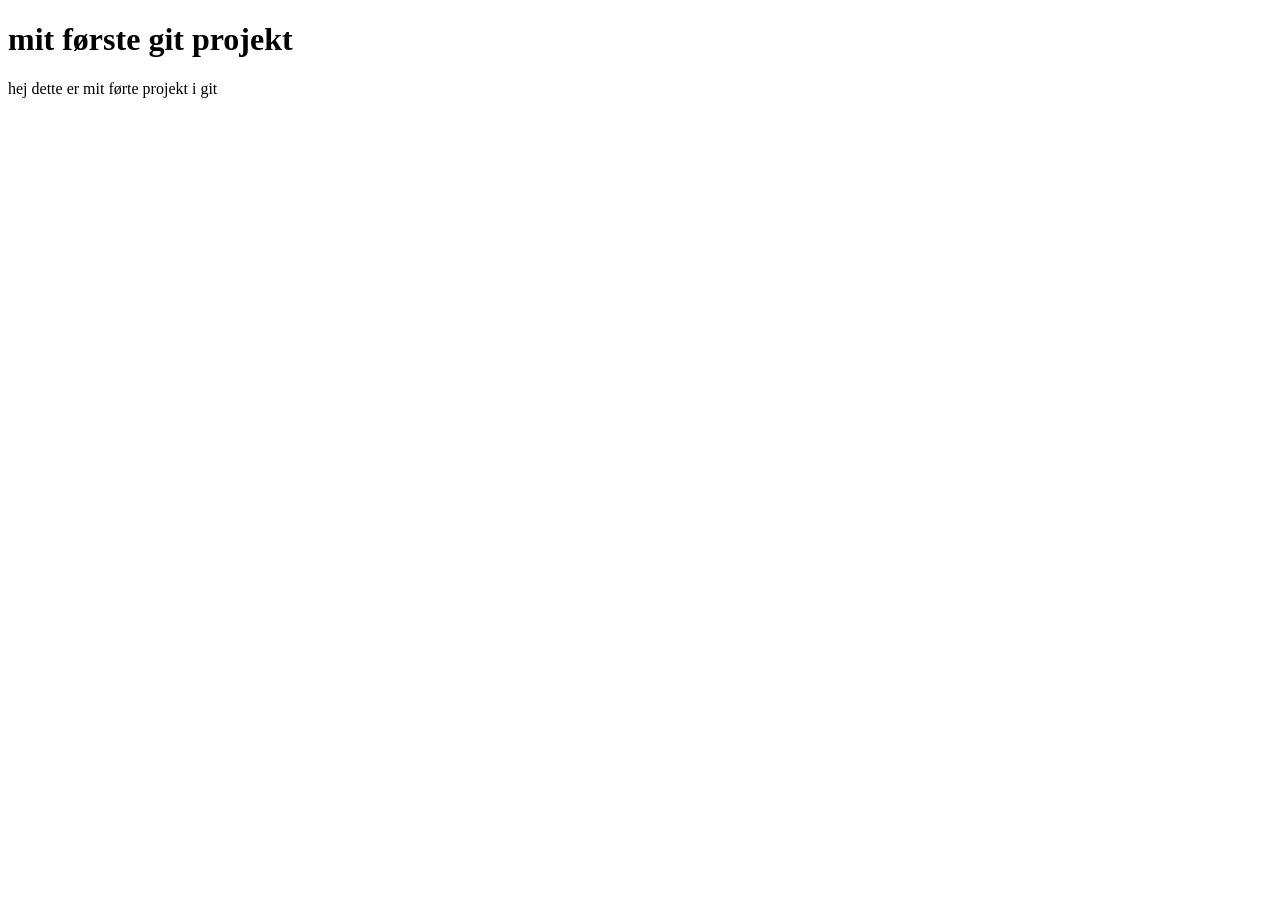
<file: index.html>
<!DOCTYPE html>
<html lang="en">
<head>
    <meta charset="UTF-8">
    <title>Title</title>
</head>
<body>
<h1>mit første git projekt</h1>

<p>hej dette er mit førte projekt i git</p>

</body>
</html>
</file>
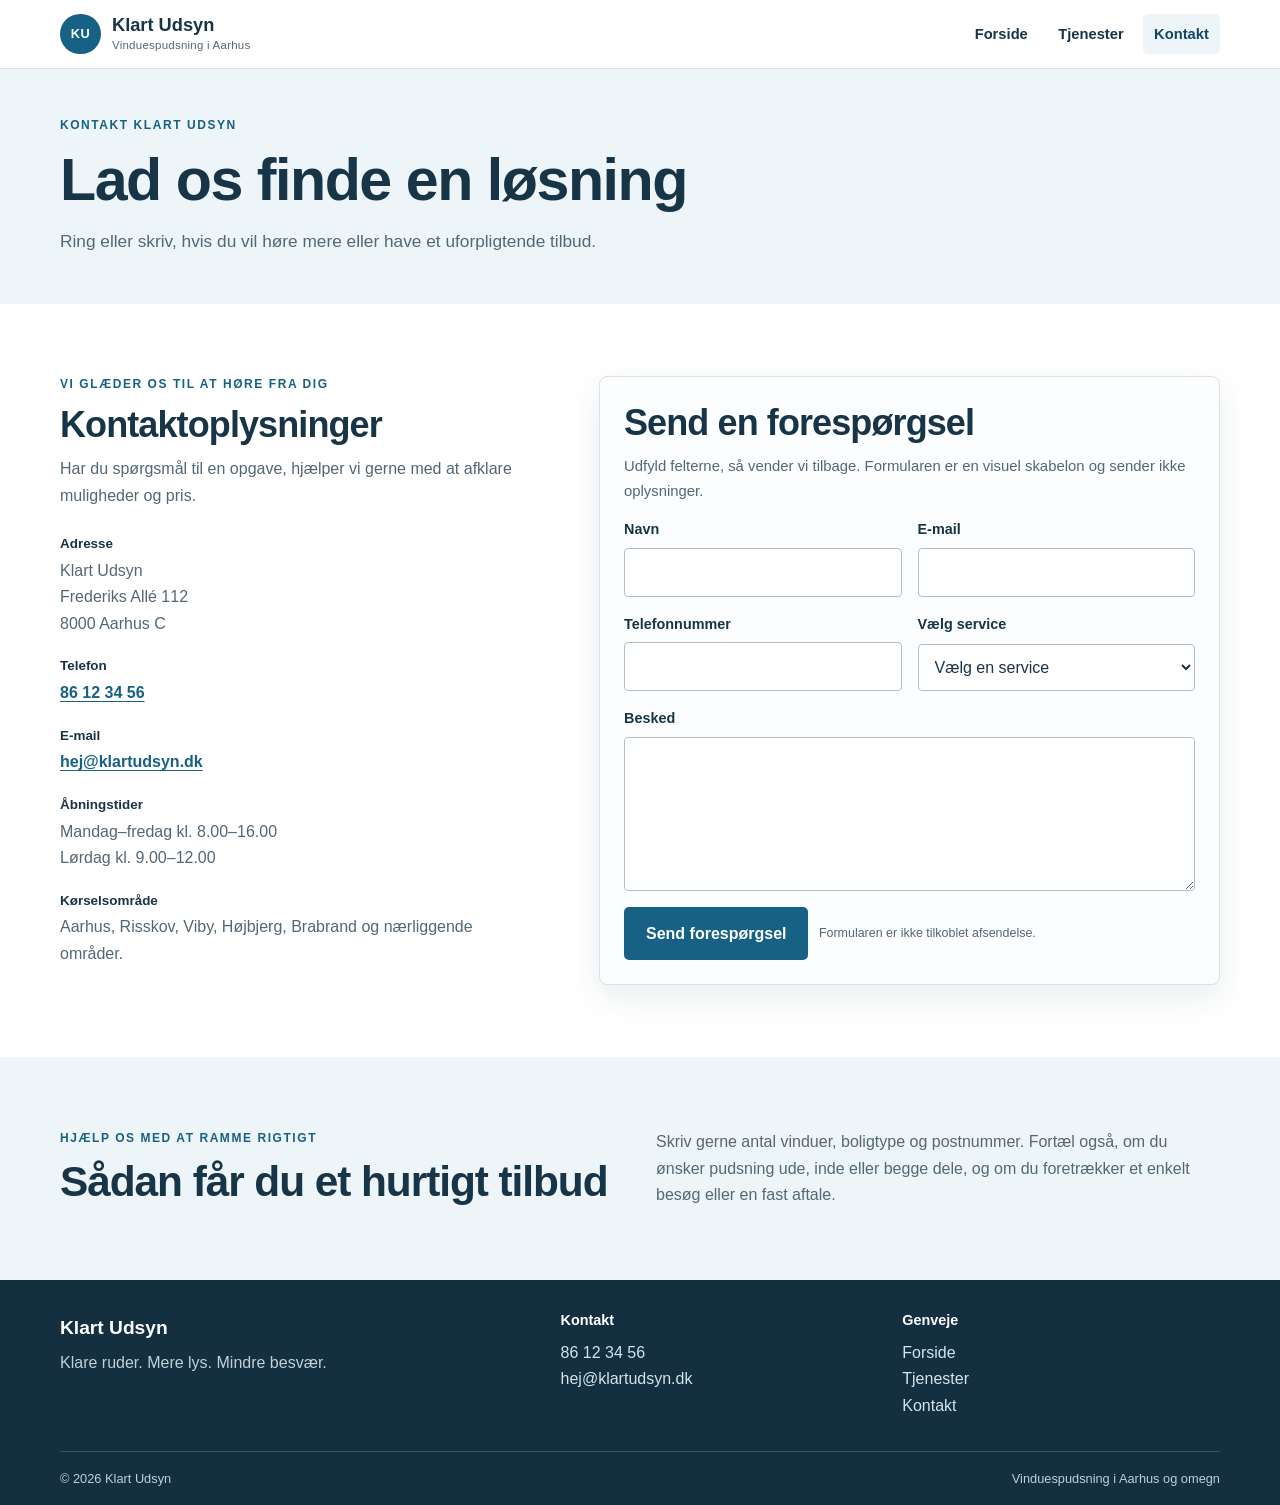
<file: vinduespolering/kontakt.html>
<!doctype html>
<html lang="da">
<head>
    <meta charset="utf-8">
    <meta name="viewport" content="width=device-width, initial-scale=1">
    <meta name="description" content="Kontakt Klart Udsyn for et uforpligtende tilbud på vinduespudsning i Aarhus og omegn.">
    <title>Kontakt | Klart Udsyn</title>
    <link rel="stylesheet" href="css/styles.css">
</head>
<body>
    <!-- Fælles sidehoved og navigation -->
    <header class="site-header"><div class="container header-inner">
        <a class="brand" href="index.html" aria-label="Klart Udsyn – forsiden"><span class="brand-mark" aria-hidden="true">KU</span><span class="brand-name">Klart Udsyn<span class="brand-tagline">Vinduespudsning i Aarhus</span></span></a>
        <nav class="main-navigation" aria-label="Hovednavigation"><a href="index.html">Forside</a><a href="tjenester.html">Tjenester</a><a href="kontakt.html" aria-current="page">Kontakt</a></nav>
    </div></header>

    <main>
        <!-- Sidens introduktion -->
        <section class="page-hero"><div class="container page-hero-content"><p class="eyebrow">Kontakt Klart Udsyn</p><h1>Lad os finde en løsning</h1><p>Ring eller skriv, hvis du vil høre mere eller have et uforpligtende tilbud.</p></div></section>

        <!-- Kontaktoplysninger og formular -->
        <section class="section container contact-layout">
            <div class="contact-information">
                <p class="eyebrow">Vi glæder os til at høre fra dig</p><h2>Kontaktoplysninger</h2>
                <p class="contact-lead">Har du spørgsmål til en opgave, hjælper vi gerne med at afklare muligheder og pris.</p>
                <dl class="contact-list">
                    <div><dt>Adresse</dt><dd>Klart Udsyn<br>Frederiks Allé 112<br>8000 Aarhus C</dd></div>
                    <div><dt>Telefon</dt><dd><a href="tel:+4586123456">86 12 34 56</a></dd></div>
                    <div><dt>E-mail</dt><dd><a href="mailto:hej@klartudsyn.dk">hej@klartudsyn.dk</a></dd></div>
                    <div><dt>Åbningstider</dt><dd>Mandag–fredag kl. 8.00–16.00<br>Lørdag kl. 9.00–12.00</dd></div>
                    <div><dt>Kørselsområde</dt><dd>Aarhus, Risskov, Viby, Højbjerg, Brabrand og nærliggende områder.</dd></div>
                </dl>
            </div>
            <div class="contact-form-wrap">
                <h2>Send en forespørgsel</h2>
                <p>Udfyld felterne, så vender vi tilbage. Formularen er en visuel skabelon og sender ikke oplysninger.</p>
                <form class="contact-form">
                    <div class="form-field"><label for="navn">Navn</label><input id="navn" name="navn" type="text" autocomplete="name" required></div>
                    <div class="form-field"><label for="email">E-mail</label><input id="email" name="email" type="email" autocomplete="email" required></div>
                    <div class="form-field"><label for="telefon">Telefonnummer</label><input id="telefon" name="telefon" type="tel" autocomplete="tel"></div>
                    <div class="form-field"><label for="service">Vælg service</label><select id="service" name="service"><option value="">Vælg en service</option><option>Privat vinduespudsning</option><option>Erhvervsvinduespudsning</option><option>Fast aftale</option><option>Andet</option></select></div>
                    <div class="form-field form-field-wide"><label for="besked">Besked</label><textarea id="besked" name="besked" rows="5" required></textarea></div>
                    <div class="form-submit"><button class="button button-dark" type="button">Send forespørgsel</button><span>Formularen er ikke tilkoblet afsendelse.</span></div>
                </form>
            </div>
        </section>

        <!-- Oplysninger der hjælper med at give et tilbud -->
        <section class="section section-tint"><div class="container quote-tip"><div><p class="eyebrow">Hjælp os med at ramme rigtigt</p><h2>Sådan får du et hurtigt tilbud</h2></div><p>Skriv gerne antal vinduer, boligtype og postnummer. Fortæl også, om du ønsker pudsning ude, inde eller begge dele, og om du foretrækker et enkelt besøg eller en fast aftale.</p></div></section>
    </main>

    <!-- Fælles sidefod -->
    <footer class="site-footer"><div class="container footer-main">
        <div><a class="footer-brand" href="index.html">Klart Udsyn</a><p>Klare ruder. Mere lys. Mindre besvær.</p></div>
        <div><h2>Kontakt</h2><a href="tel:+4586123456">86 12 34 56</a><a href="mailto:hej@klartudsyn.dk">hej@klartudsyn.dk</a></div>
        <div><h2>Genveje</h2><a href="index.html">Forside</a><a href="tjenester.html">Tjenester</a><a href="kontakt.html">Kontakt</a></div>
    </div><div class="container footer-bottom"><span>© 2026 Klart Udsyn</span><span>Vinduespudsning i Aarhus og omegn</span></div></footer>
</body>
</html>
</file>
<file: vinduespolering/css/styles.css>
/* Fælles farver, typografi og afstande */
:root {
    color-scheme: light;
    --color-ink: #183447;
    --color-muted: #526875;
    --color-blue: #176184;
    --color-blue-dark: #104762;
    --color-pale: #eef5f8;
    --color-line: #d8e3e9;
    --color-white: #fff;
    --space-1: .5rem;
    --space-2: 1rem;
    --space-3: 1.5rem;
    --space-4: 2rem;
    --space-5: 3rem;
    --space-6: 4.5rem;
    --content-width: 1160px;
    --radius: 8px;
    --shadow: 0 12px 32px rgba(24, 52, 71, .09);
}

* { box-sizing: border-box; }
html { scroll-behavior: smooth; }
body { margin: 0; color: var(--color-ink); background: var(--color-white); font-family: "Avenir Next", Avenir, "Segoe UI", sans-serif; font-size: 1rem; line-height: 1.65; }
img { display: block; max-width: 100%; }
a { color: var(--color-blue); text-decoration-thickness: 1px; text-underline-offset: .2em; }
a:hover { color: var(--color-blue-dark); }
a:focus-visible, button:focus-visible, input:focus-visible, select:focus-visible, textarea:focus-visible { outline: 3px solid #edb54a; outline-offset: 3px; }
h1, h2, h3, p { margin-top: 0; }
h1, h2, h3 { line-height: 1.2; letter-spacing: -.025em; }
h1 { font-size: clamp(2.5rem, 9vw, 4.75rem); }
h2 { font-size: clamp(1.8rem, 5vw, 2.65rem); }
h3 { font-size: 1.25rem; }
.container { width: min(calc(100% - 2.5rem), var(--content-width)); margin-inline: auto; }
.section { padding-block: var(--space-5); }
.eyebrow { margin-bottom: .65rem; color: var(--color-blue); font-size: .75rem; font-weight: 750; letter-spacing: .13em; line-height: 1.4; text-transform: uppercase; }

/* Fælles topnavigation */
.site-header { position: relative; z-index: 2; background: var(--color-white); border-bottom: 1px solid var(--color-line); }
.header-inner { display: flex; flex-direction: column; align-items: flex-start; gap: .75rem; padding-block: .85rem; }
.brand { display: inline-flex; align-items: center; gap: .7rem; color: var(--color-ink); text-decoration: none; }
.brand-mark { display: grid; width: 2.55rem; aspect-ratio: 1; place-items: center; border-radius: 50%; background: var(--color-blue); color: var(--color-white); font-size: .8rem; font-weight: 800; letter-spacing: .04em; }
.brand-name { font-size: 1.14rem; font-weight: 750; line-height: 1.15; }
.brand-tagline { display: block; margin-top: .2rem; color: var(--color-muted); font-size: .72rem; font-weight: 450; letter-spacing: .02em; }
.main-navigation { display: flex; width: 100%; gap: .35rem; }
.main-navigation a { padding: .48rem .7rem; border-radius: 5px; color: var(--color-ink); font-size: .92rem; font-weight: 650; text-decoration: none; }
.main-navigation a:hover, .main-navigation a[aria-current="page"] { background: var(--color-pale); color: var(--color-blue-dark); }

/* Forsidens hero */
.hero { position: relative; display: flex; min-height: 490px; align-items: center; overflow: hidden; background: #dcecf3; }
.hero-image, .hero-shade { position: absolute; inset: 0; width: 100%; height: 100%; }
.hero-image { object-fit: cover; }
.hero-shade { background: linear-gradient(90deg, rgba(13, 42, 59, .84), rgba(13, 42, 59, .46) 65%, rgba(13, 42, 59, .08)); }
.hero-content { position: relative; padding-block: var(--space-6); color: var(--color-white); }
.hero-content .eyebrow { color: #d7eef8; }
.hero-content h1 { margin-bottom: .35rem; }
.hero-content p:not(.eyebrow) { max-width: 570px; }
.hero-slogan { margin-bottom: .8rem; font-size: clamp(1.2rem, 4vw, 1.65rem); font-weight: 600; }
.button { display: inline-flex; min-height: 48px; align-items: center; justify-content: center; padding: .7rem 1.25rem; border: 2px solid transparent; border-radius: 5px; font: inherit; font-weight: 700; text-decoration: none; cursor: pointer; transition: background-color .18s ease, color .18s ease, transform .18s ease; }
.button:hover { transform: translateY(-2px); }
.button-light { background: var(--color-white); color: var(--color-blue-dark); }
.button-light:hover { background: #e6f2f7; color: var(--color-blue-dark); }
.button-dark { background: var(--color-blue); color: var(--color-white); }
.button-dark:hover { background: var(--color-blue-dark); color: var(--color-white); }

/* Virksomhedsintroduktion og grunde til at vælge os */
.intro-section { display: grid; gap: var(--space-2); align-items: center; }
.intro-section h2 { max-width: 520px; margin-bottom: 0; }
.intro-section > p { margin-bottom: 0; color: var(--color-muted); }
.section-tint { background: var(--color-pale); }
.section-heading { margin-bottom: var(--space-3); }
.section-heading h2 { margin-bottom: 0; }
.benefit-grid { display: grid; gap: var(--space-2); }
.benefit-card { padding: var(--space-3); border-top: 2px solid var(--color-blue); background: var(--color-white); }
.benefit-number { display: block; margin-bottom: 1.15rem; color: var(--color-blue); font-size: .8rem; font-weight: 800; letter-spacing: .1em; }
.benefit-card h3 { margin-bottom: .55rem; }
.benefit-card p { margin-bottom: 0; color: var(--color-muted); }

/* Tjenestekort på forsiden */
.section-heading-row { display: flex; flex-direction: column; align-items: flex-start; gap: .8rem; }
.text-link { display: inline-flex; align-items: center; gap: .4rem; font-weight: 700; text-decoration: none; }
.text-link span { transition: transform .18s ease; }
.text-link:hover span { transform: translateX(4px); }
.service-grid { display: grid; gap: var(--space-2); }
.service-card { overflow: hidden; border: 1px solid var(--color-line); border-radius: var(--radius); background: var(--color-white); box-shadow: var(--shadow); }
.service-card img { width: 100%; aspect-ratio: 1.55; object-fit: cover; }
.service-card-content { padding: 1.25rem; }
.service-card-content h3 { margin-bottom: .45rem; }
.service-card-content p { color: var(--color-muted); }

/* Kontaktopfordring */
.callout { padding-block: var(--space-4); background: var(--color-blue-dark); color: var(--color-white); }
.callout-inner { display: flex; flex-direction: column; align-items: flex-start; gap: var(--space-2); }
.callout .eyebrow { color: #bde3f2; }
.callout h2 { margin-bottom: .5rem; }
.callout p:last-child { margin-bottom: 0; color: #e0edf2; }

/* Undersidernes overskriftsfelt */
.page-hero { background: var(--color-pale); }
.page-hero-content { padding-block: var(--space-5); }
.page-hero h1 { max-width: 850px; margin-bottom: .75rem; font-size: clamp(2.25rem, 7vw, 3.7rem); }
.page-hero-content > p:last-child { max-width: 700px; margin-bottom: 0; color: var(--color-muted); font-size: 1.08rem; }

/* Tjenestesidens beskrivelser */
.service-list { display: grid; gap: var(--space-5); }
.service-detail { display: grid; gap: var(--space-3); align-items: center; scroll-margin-top: 1rem; }
.service-detail > img { width: 100%; aspect-ratio: 1.4; border-radius: var(--radius); object-fit: cover; }
.service-detail-copy h2 { margin-bottom: .75rem; font-size: clamp(1.7rem, 4vw, 2.25rem); }
.service-detail-copy > p:not(.eyebrow) { color: var(--color-muted); }
.check-list { display: grid; gap: .45rem; margin: 0 0 1.25rem; padding: 0; list-style: none; }
.check-list li { position: relative; padding-left: 1.5rem; }
.check-list li::before { position: absolute; left: 0; color: var(--color-blue); content: "✓"; font-weight: 800; }

/* Kontaktoplysninger og kontaktformular */
.contact-layout { display: grid; gap: var(--space-5); }
.contact-information h2, .contact-form-wrap h2 { margin-bottom: .65rem; font-size: clamp(1.7rem, 4vw, 2.25rem); }
.contact-lead, .contact-form-wrap > p { color: var(--color-muted); }
.contact-list { display: grid; gap: 1.15rem; margin: var(--space-3) 0 0; }
.contact-list dt { margin-bottom: .15rem; color: var(--color-ink); font-size: .84rem; font-weight: 750; }
.contact-list dd { margin: 0; color: var(--color-muted); }
.contact-list a { font-weight: 650; }
.contact-form-wrap { padding: var(--space-3); border: 1px solid var(--color-line); border-radius: var(--radius); background: #fbfdfe; box-shadow: var(--shadow); }
.contact-form-wrap > p { font-size: .93rem; }
.contact-form { display: grid; gap: 1rem; }
.form-field { display: grid; gap: .35rem; }
.form-field label { font-size: .9rem; font-weight: 700; }
.form-field input, .form-field select, .form-field textarea { width: 100%; min-height: 46px; padding: .65rem .75rem; border: 1px solid #aebfc8; border-radius: 4px; background: var(--color-white); color: var(--color-ink); font: inherit; }
.form-field textarea { min-height: 130px; resize: vertical; }
.form-field input:focus, .form-field select:focus, .form-field textarea:focus { border-color: var(--color-blue); }
.form-submit { display: flex; flex-direction: column; align-items: flex-start; gap: .65rem; }
.form-submit span { color: var(--color-muted); font-size: .78rem; }
.quote-tip { display: grid; gap: var(--space-2); align-items: center; }
.quote-tip h2 { margin-bottom: 0; }
.quote-tip > p { margin-bottom: 0; color: var(--color-muted); }

/* Fælles sidefod */
.site-footer { background: #142f40; color: #e7f0f4; }
.footer-main { display: grid; gap: var(--space-3); padding-block: var(--space-4); }
.footer-brand { display: inline-block; margin-bottom: .4rem; color: var(--color-white); font-size: 1.2rem; font-weight: 750; text-decoration: none; }
.footer-main p { margin-bottom: 0; color: #bfd0d8; }
.footer-main h2 { margin-bottom: .65rem; color: var(--color-white); font-size: .9rem; letter-spacing: 0; }
.footer-main > div:not(:first-child) { display: flex; flex-direction: column; align-items: flex-start; }
.footer-main a:not(.footer-brand) { color: #d4e4eb; text-decoration: none; }
.footer-main a:hover { color: var(--color-white); text-decoration: underline; }
.footer-bottom { display: flex; flex-direction: column; gap: .25rem; padding-block: 1rem; border-top: 1px solid rgba(255, 255, 255, .18); color: #bfd0d8; font-size: .8rem; }

/* Tablet */
@media (min-width: 640px) {
    .container { width: min(calc(100% - 3.5rem), var(--content-width)); }
    .header-inner { flex-direction: row; align-items: center; justify-content: space-between; }
    .main-navigation { width: auto; gap: .5rem; }
    .hero { min-height: 550px; }
    .intro-section { grid-template-columns: 1fr 1fr; gap: var(--space-4); }
    .benefit-grid { grid-template-columns: repeat(3, 1fr); }
    .section-heading-row { flex-direction: row; align-items: flex-end; justify-content: space-between; }
    .service-grid { grid-template-columns: repeat(2, 1fr); }
    .callout-inner { flex-direction: row; align-items: center; justify-content: space-between; }
    .service-detail { grid-template-columns: 1fr 1fr; gap: var(--space-4); }
    .service-detail-reverse > img { order: 2; }
    .service-detail-reverse > div { order: 1; }
    .contact-layout { grid-template-columns: .8fr 1.2fr; gap: var(--space-4); }
    .contact-form { grid-template-columns: 1fr 1fr; }
    .form-field-wide, .form-submit { grid-column: 1 / -1; }
    .form-submit { flex-direction: row; align-items: center; }
    .quote-tip { grid-template-columns: 1fr 1fr; gap: var(--space-4); }
    .footer-main { grid-template-columns: 1.5fr 1fr 1fr; }
    .footer-bottom { flex-direction: row; justify-content: space-between; }
}

/* Desktop */
@media (min-width: 960px) {
    .section { padding-block: var(--space-6); }
    .hero { min-height: 610px; }
    .hero-content { padding-block: 6rem; }
    .service-grid { grid-template-columns: repeat(3, 1fr); }
    .service-list { gap: 5rem; }
    .service-detail { gap: 4rem; }
    .contact-layout { grid-template-columns: .85fr 1.15fr; gap: 5rem; }
}

@media (prefers-reduced-motion: reduce) {
    *, *::before, *::after { scroll-behavior: auto !important; transition-duration: .01ms !important; }
}
</file>
